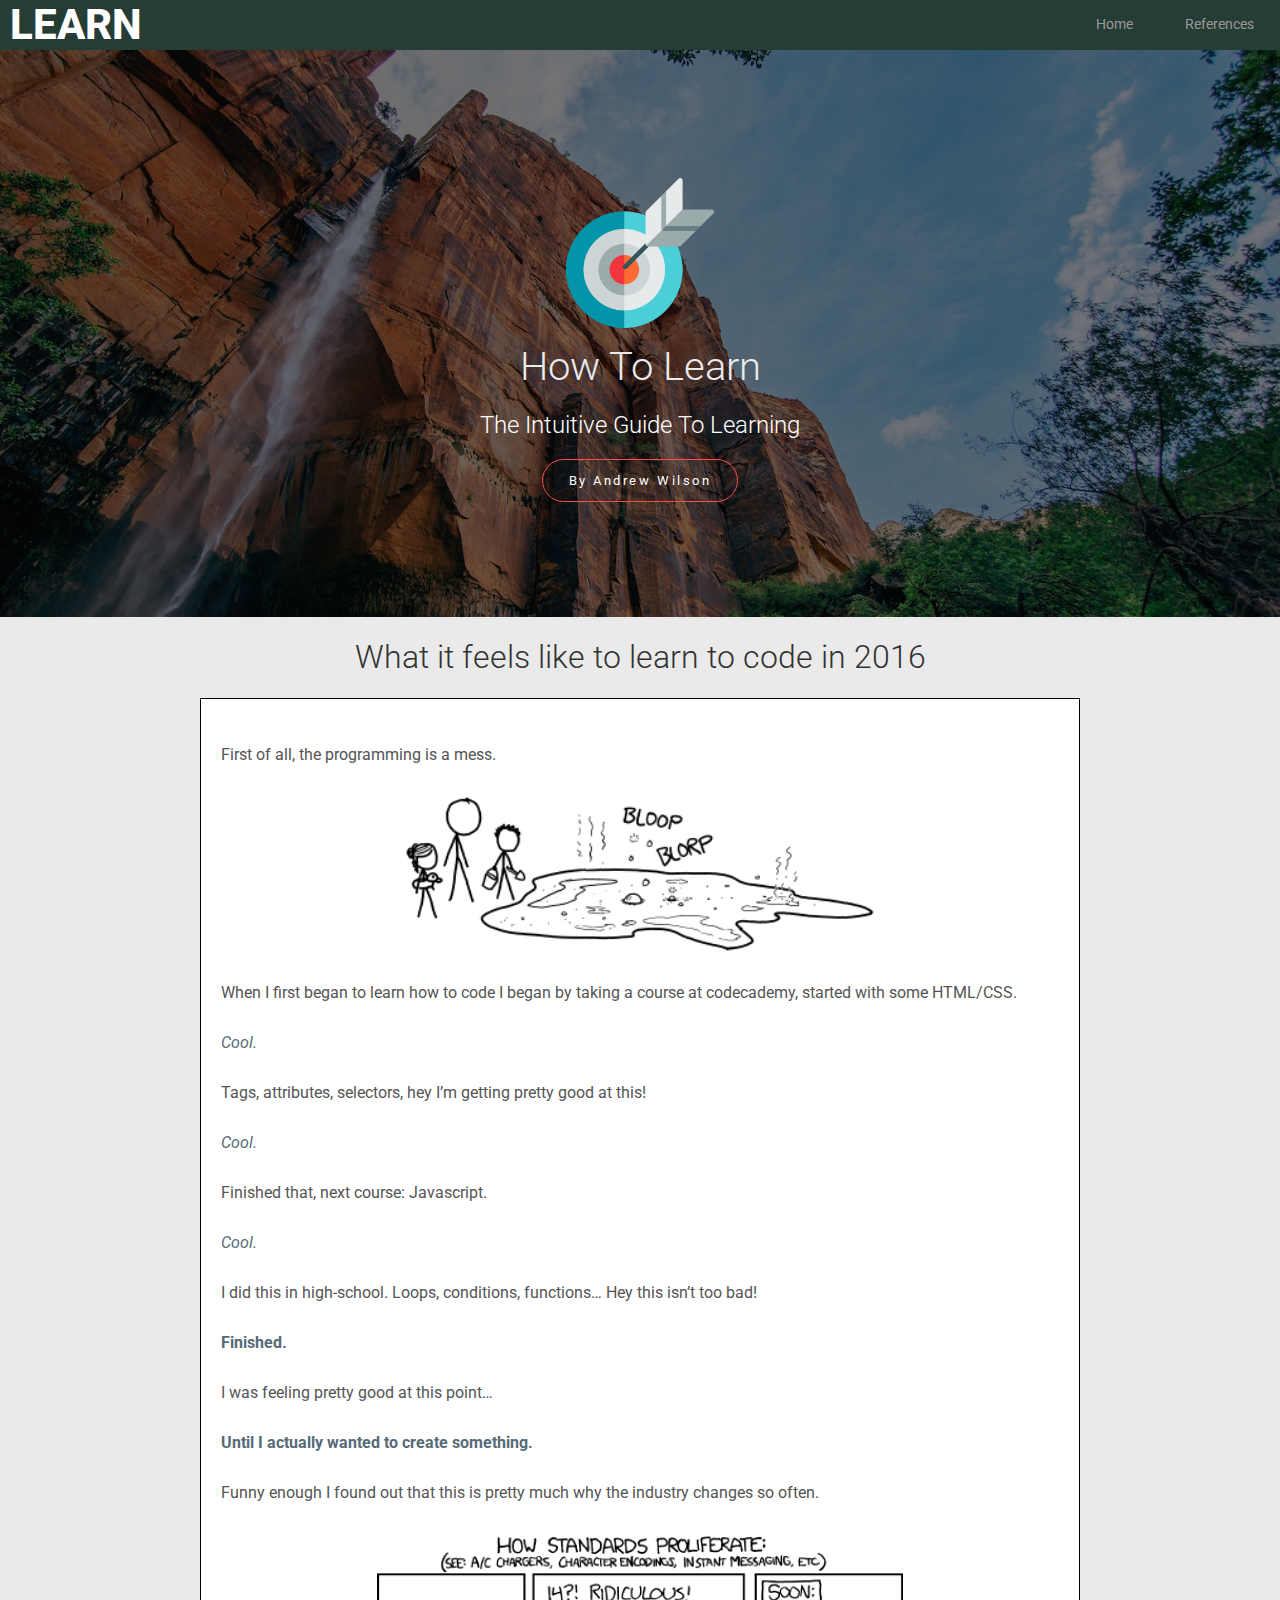
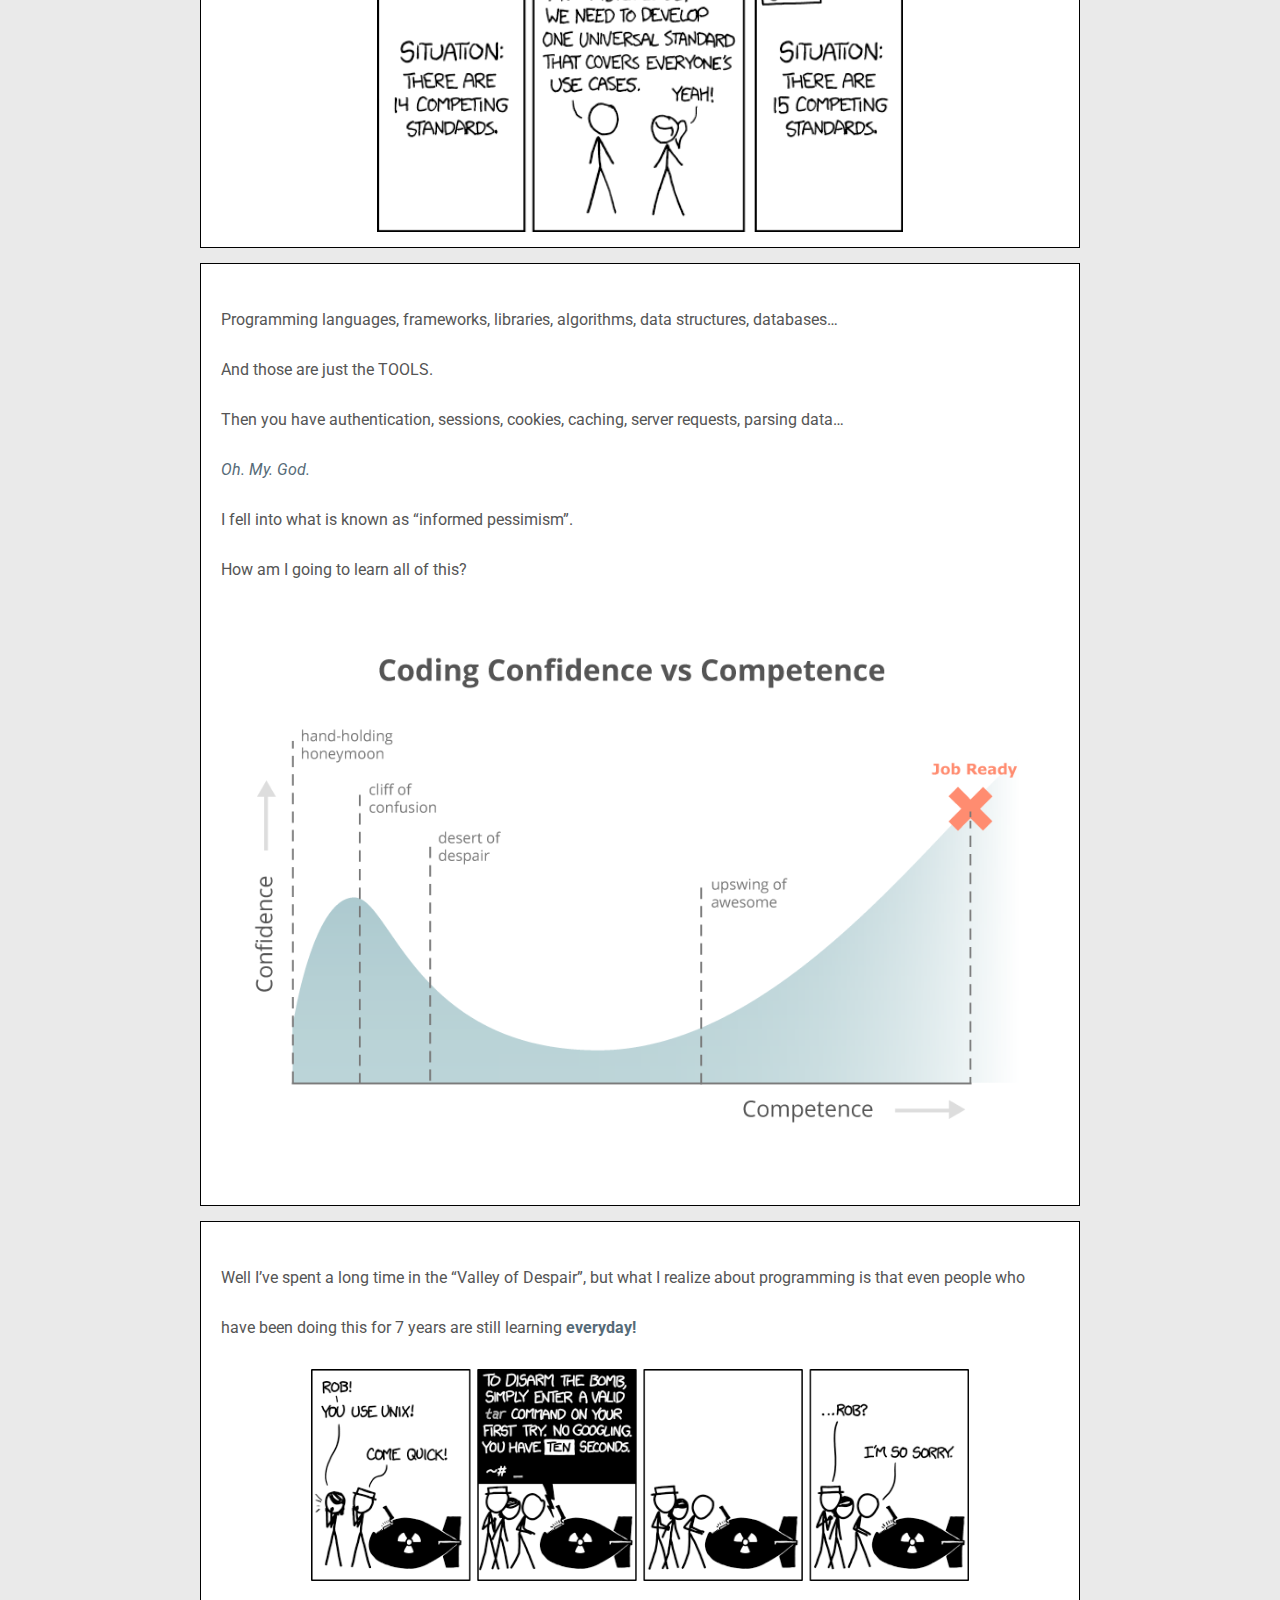
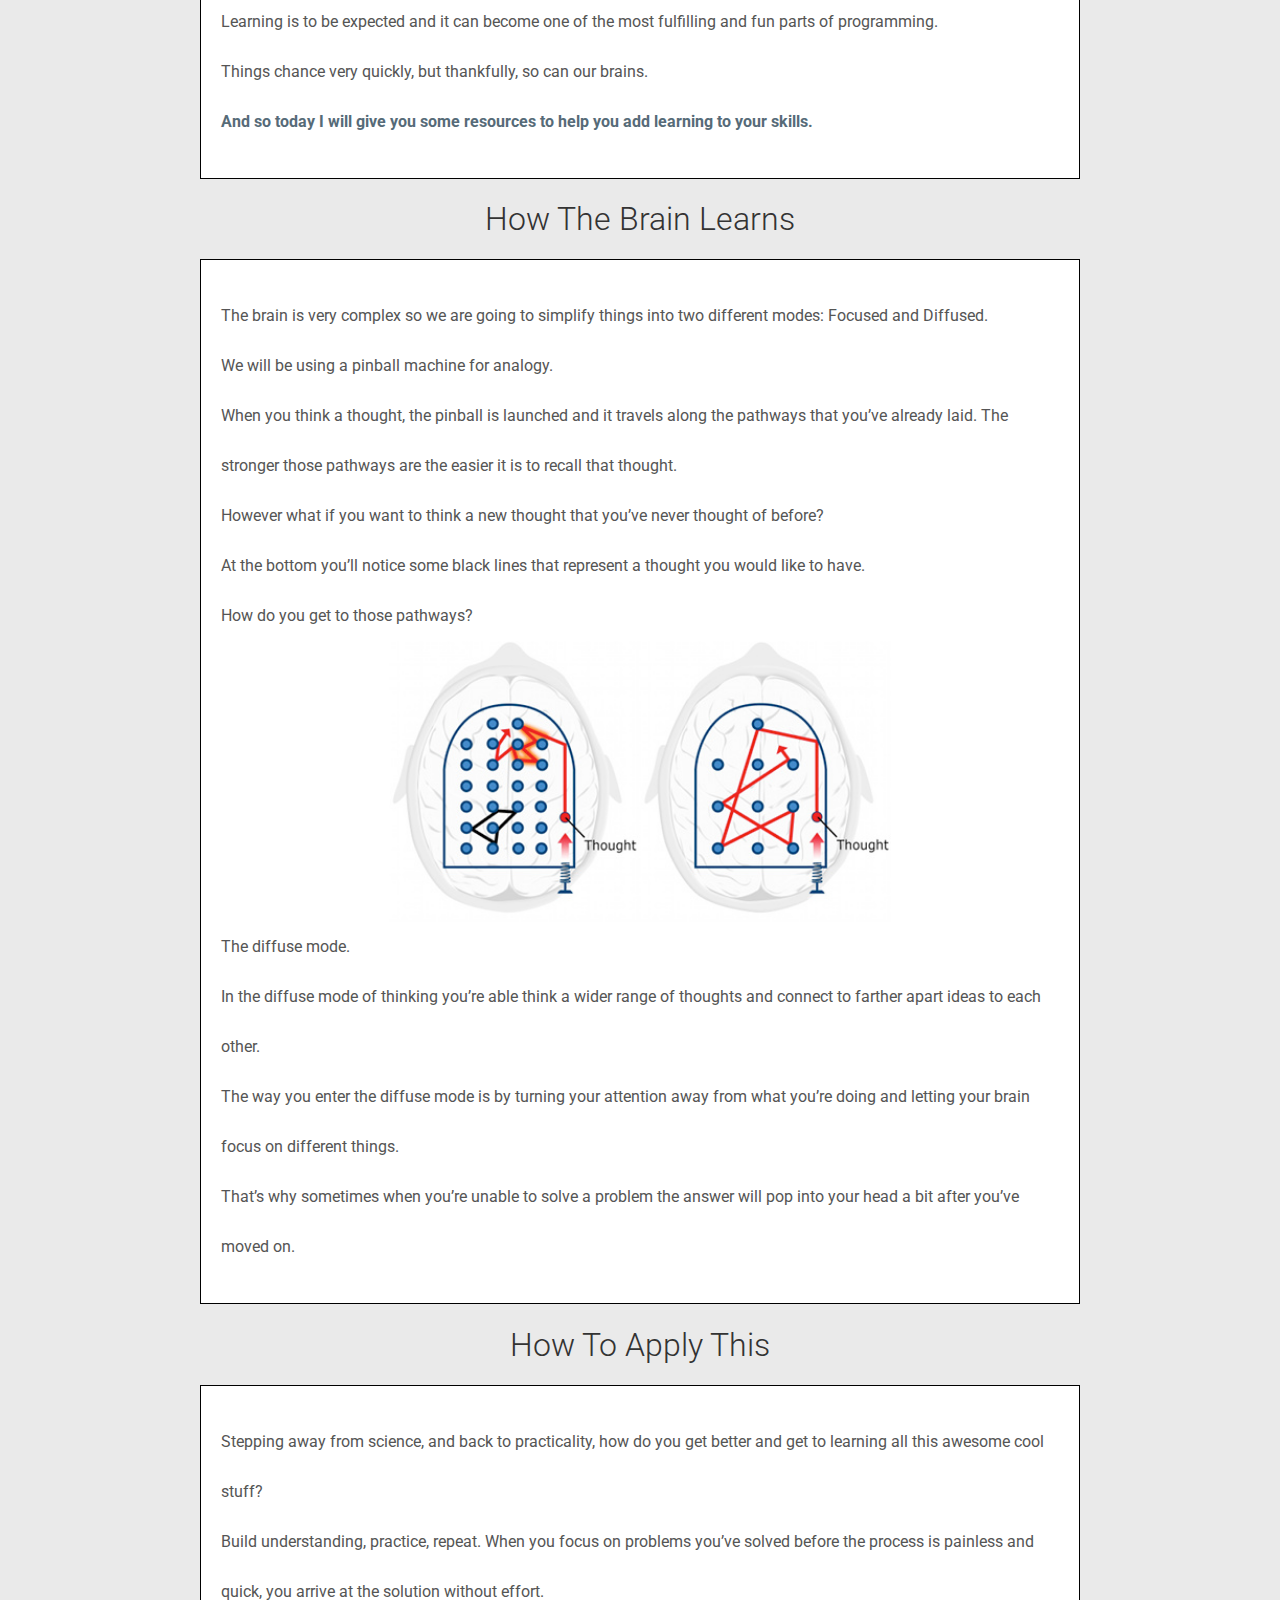
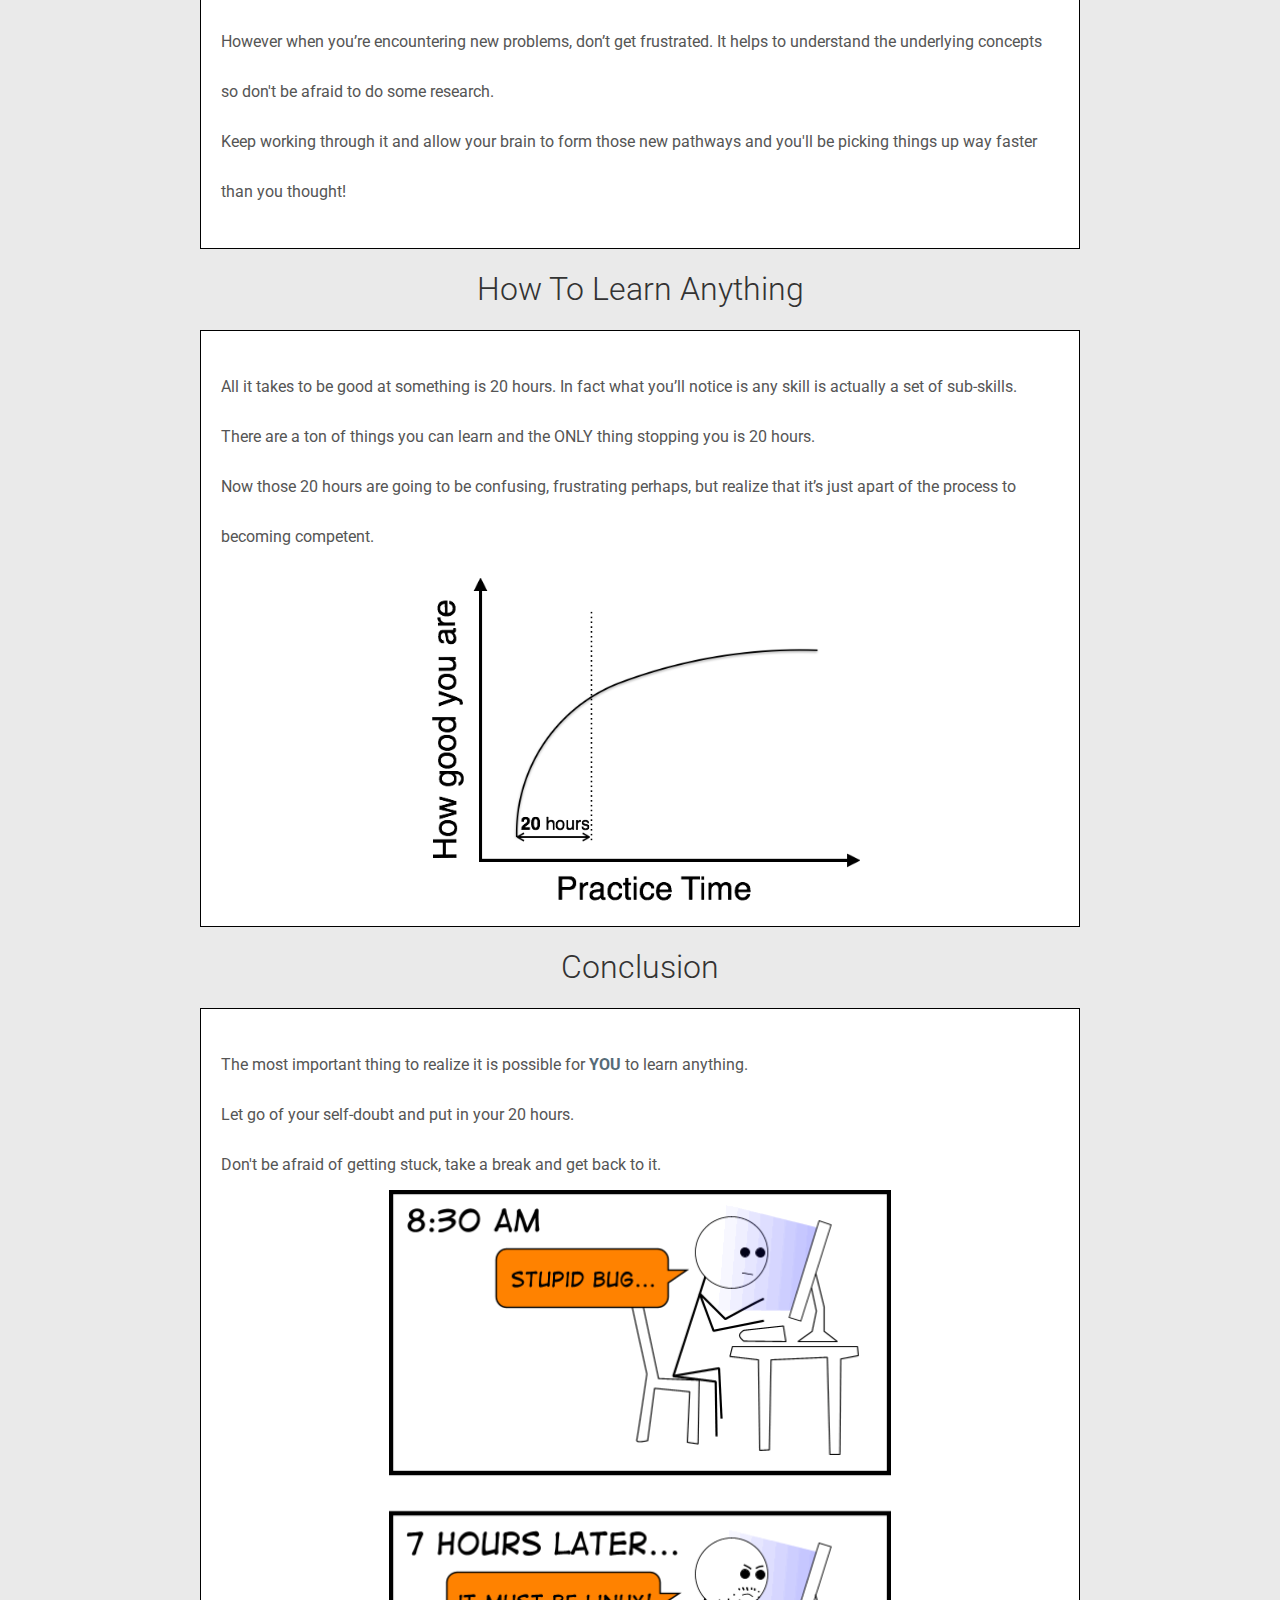
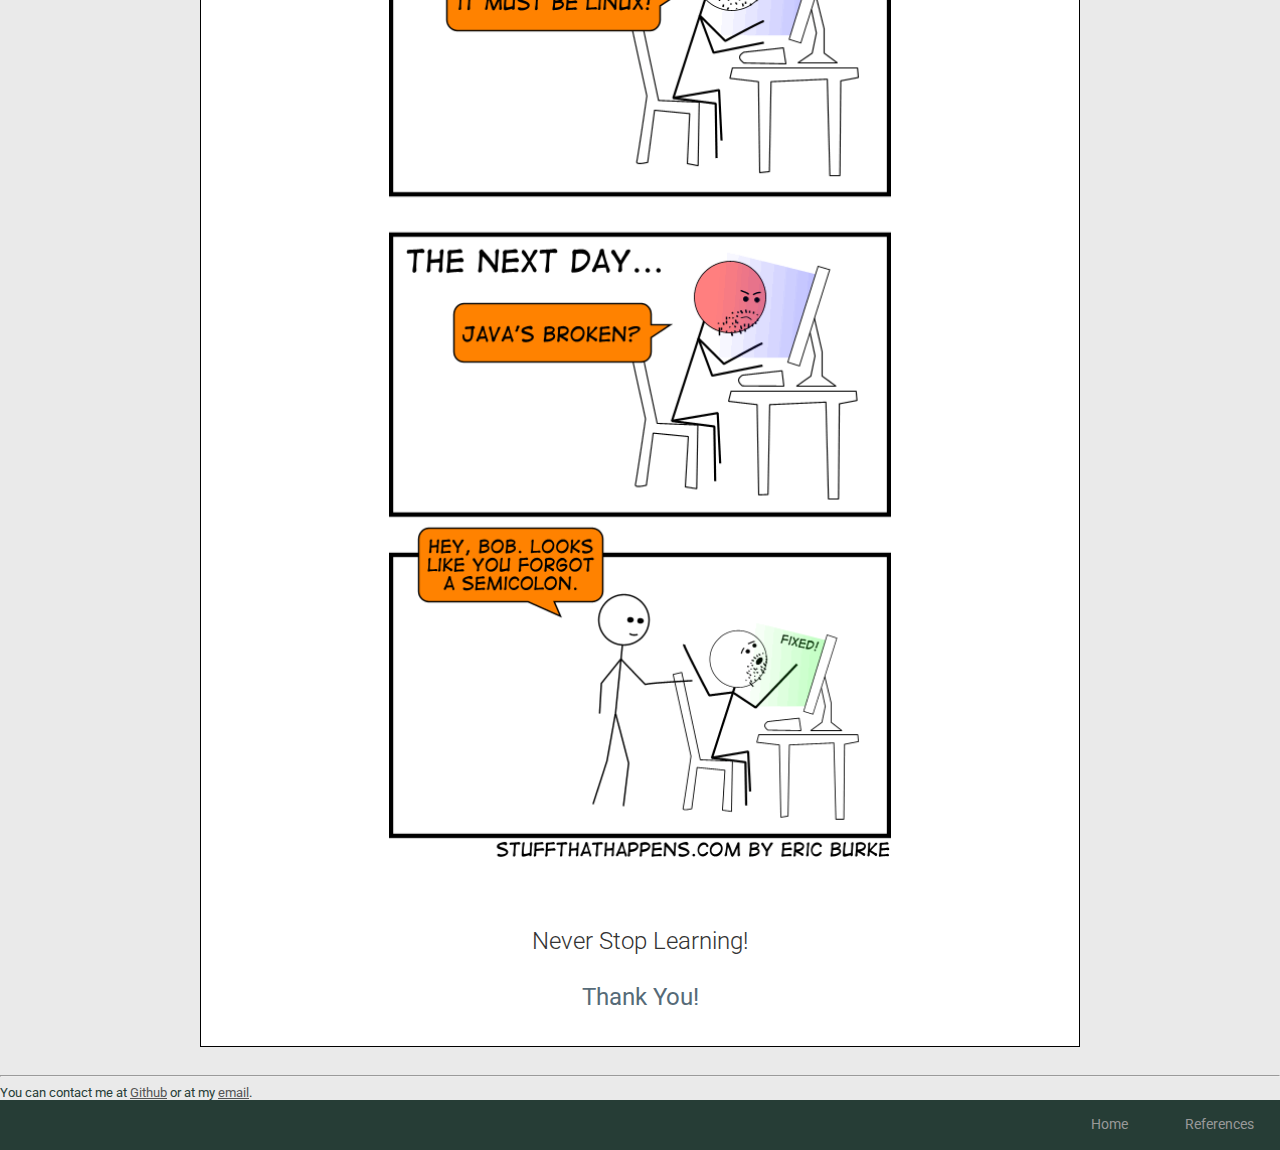
<file: index.html>
<!DOCTYPE html>
<html lang="en-US">

  <head>
    <meta charset="utf-8">
    <title>How To Learn - Home</title>
    <meta name="description" content="">
    <meta name="keywords" content="">
    <meta name="author" content="Andrew Wilson">
    <link rel="stylesheet" type="text/css" href="./assets/stylesheets/style.css">
    <link href="https://fonts.googleapis.com/css?family=Open+Sans:300,300i,400,400i" rel="stylesheet">
  </head>
  <body>

    <nav>

      <ul>
        <li><p id="site-name">Learn</p></li>
        <li><a href="./sources.html">References</a></li>
        <li><a href="./index.html">Home</a></li>
      </ul>
    </nav>

    <section id="main-jumbotron">

      <header>

        <div id="jumbotron">

          <img src="./assets/images/target.png" alt="target" />
          <h1>How To Learn</h1>
          <h2 style="color: white;">The Intuitive Guide To Learning</h2>
          <a href="https://www.github.com/abstructs" target="_blank">By Andrew Wilson</a>
        </div>

      </header>

    </section>

    <section id="panels-section">

      <header>

          <h1>What it feels like to learn to code in 2016</h1>

      </header>

      <div class="container">

        <div class="panel" id="panel-1">

          <p class="para">
          First of all, the programming is a mess.<br>

          <img src="./assets/images/mess.png" alt="toxic pool" />

          When I first began to learn how to code I began by taking a course
              at codecademy, started with some HTML/CSS.<br>

          <em>Cool.</em><br>

          Tags, attributes, selectors, hey I’m getting pretty good at this!<br>

          <em>Cool.</em><br>

          Finished that, next course: Javascript.<br>

          <em>Cool.</em><br>

          I did this in high-school. Loops, conditions, functions… Hey this
              isn’t too bad!<br>

          <strong>Finished.</strong><br>

          I was feeling pretty good at this point…<br>

          <strong>Until I actually wanted to create something.</strong><br>

          Funny enough I found out that this is pretty much why the industry
          changes so often.

          </p>

          <img id="standards-comic" src="./assets/images/standards.png" alt="standards-comic"/>

        </div>

        <div class="panel" id="panel-2">

          <p class="para">
            Programming languages, frameworks, libraries, algorithms, data
                structures, databases…<br>

            And those are just the TOOLS.<br>

            Then you have authentication, sessions, cookies, caching, server
                requests, parsing data…<br>

            <em>Oh. My. God.</em><br>

            I fell into what is known as “informed pessimism”.<br>

            How am I going to learn all of this?<br>

          </p>

          <img id="comp-chart" src="./assets/images/conf-vs-comp.png" alt="standards comic" />

        </div>

        <div class="panel" id="panel-3">

          <p class="para">
            Well I’ve spent a long time in the “Valley of Despair”, but what I
              realize about programming is that even people who have been doing
              this for 7 years are still learning <strong>everyday!</strong>
          </p>

          <img id="bomb-comic" src="./assets/images/bomb-comic.png" alt="actually funny comic" />

          <p class="para">

            Learning is to be expected and it can become one of the most
              fulfilling and fun parts of programming.<br>

            Things chance very quickly, but thankfully, so can our brains.<br>

            <strong>And so today I will give you some resources to help you add
              learning to your skills.</strong>

          </p>

        </div>

      </div>

    </section>

    <section>

      <header>

        <h1>How The Brain Learns</h1>

      </header>

      <div class="container">

        <div class="panel">

          <p class="para">

            The brain is very complex so we are going to simplify things
              into two different modes: Focused and Diffused.<br>

            We will be using a pinball machine for analogy.<br>

            When you think a thought, the pinball is launched and it travels
              along the pathways that you’ve already laid. The stronger
              those pathways are the easier it is to recall that thought.<br>

            However what if you want to think a new thought that you’ve never
              thought of before?<br>

            At the bottom you’ll notice some black lines that represent a
              thought you would like to have.<br>

            How do you get to those pathways?<br>

            <img src="./assets/images/thought.jpg" alt="modes of thinking" />

            The diffuse mode.<br>

            In the diffuse mode of thinking you’re able think a wider range
              of thoughts and connect to farther apart ideas to each other.<br>

            The way you enter the diffuse mode is by turning your attention
              away from what you’re doing and letting your brain focus on
              different things.<br>

            That’s why sometimes when you’re unable to solve a problem the
              answer will pop into your head a bit after you’ve moved on.<br>

          </p>

        </div>

      </div>

    </section>

    <section>

      <header>

        <h1>How To Apply This</h1>

      </header>


      <div class="container">

        <div class="panel">

          <p class="para">

            Stepping away from science, and back to practicality, how do you get
              better and get to learning all this awesome cool stuff?<br>

            Build understanding, practice, repeat.

          	When you focus on problems you’ve solved before the process is
              painless and quick, you arrive at the solution without effort.<br>

          	However when you’re encountering new problems, don’t get
              frustrated. It helps to understand the underlying concepts so
              don't be afraid to do some research.<br>

            Keep working through it and allow your brain to
              form those new pathways and you'll be picking things
              up way faster than you thought!<br>

          </p>

        </div>

      </div>

    </section>

    <section>

      <header>

        <h1>How To Learn Anything</h1>

      </header>


      <div class="container">

        <div class="panel">

          <p class="para">

            All it takes to be good at something is 20 hours. In fact what
              you’ll notice is any skill is actually a set of sub-skills.<br>

            There are a ton of things you can learn and the ONLY thing stopping
              you is 20 hours.<br>

            Now those 20 hours are going to be confusing, frustrating perhaps,
              but realize that it’s just apart of the process to becoming
              competent.<br>

          </p>

          <img id="learning-curve-img" src="./assets/images/learning-curve.png" alt="learning curve" />

        </div>

      </div>

    </section>

    <section>

      <header>

        <h1>Conclusion</h1>

      </header>


      <div class="container">

        <div class="panel">

          <p class="para">

            The most important thing to realize it is possible for
              <strong>YOU</strong> to learn anything.<br>

            Let go of your self-doubt and put in your 20 hours.<br>

            Don't be afraid of getting stuck, take a break and get back to
              it.<br>

              <img src="./assets/images/semicolon.png" alt="bug comic" /><br>



          </p>

          <h2 class="center">

            Never Stop Learning!<br><br>

            <strong>Thank You!</strong>

          </h2>

        </div>

      </div>

    </section>

    <footer class="footer">
      <hr>

      <small>

        You can contact me at <a href="https://www.github.com/abstructs" target="_blank">Github</a> or at my <a href="mailto:andrewclarke540@gmail.com?Subject=Hello">email</a>.

      </small>

      <nav>
        <ul>

          <li><a href="./index.html">Home</a></li>
          <li><a href="./sources.html">References</a></li>

        </ul>
      </nav>
    </footer>

    <script src=http://my.gblearn.com/js/loadscript.js></script>

  </body>

</html>
</file>
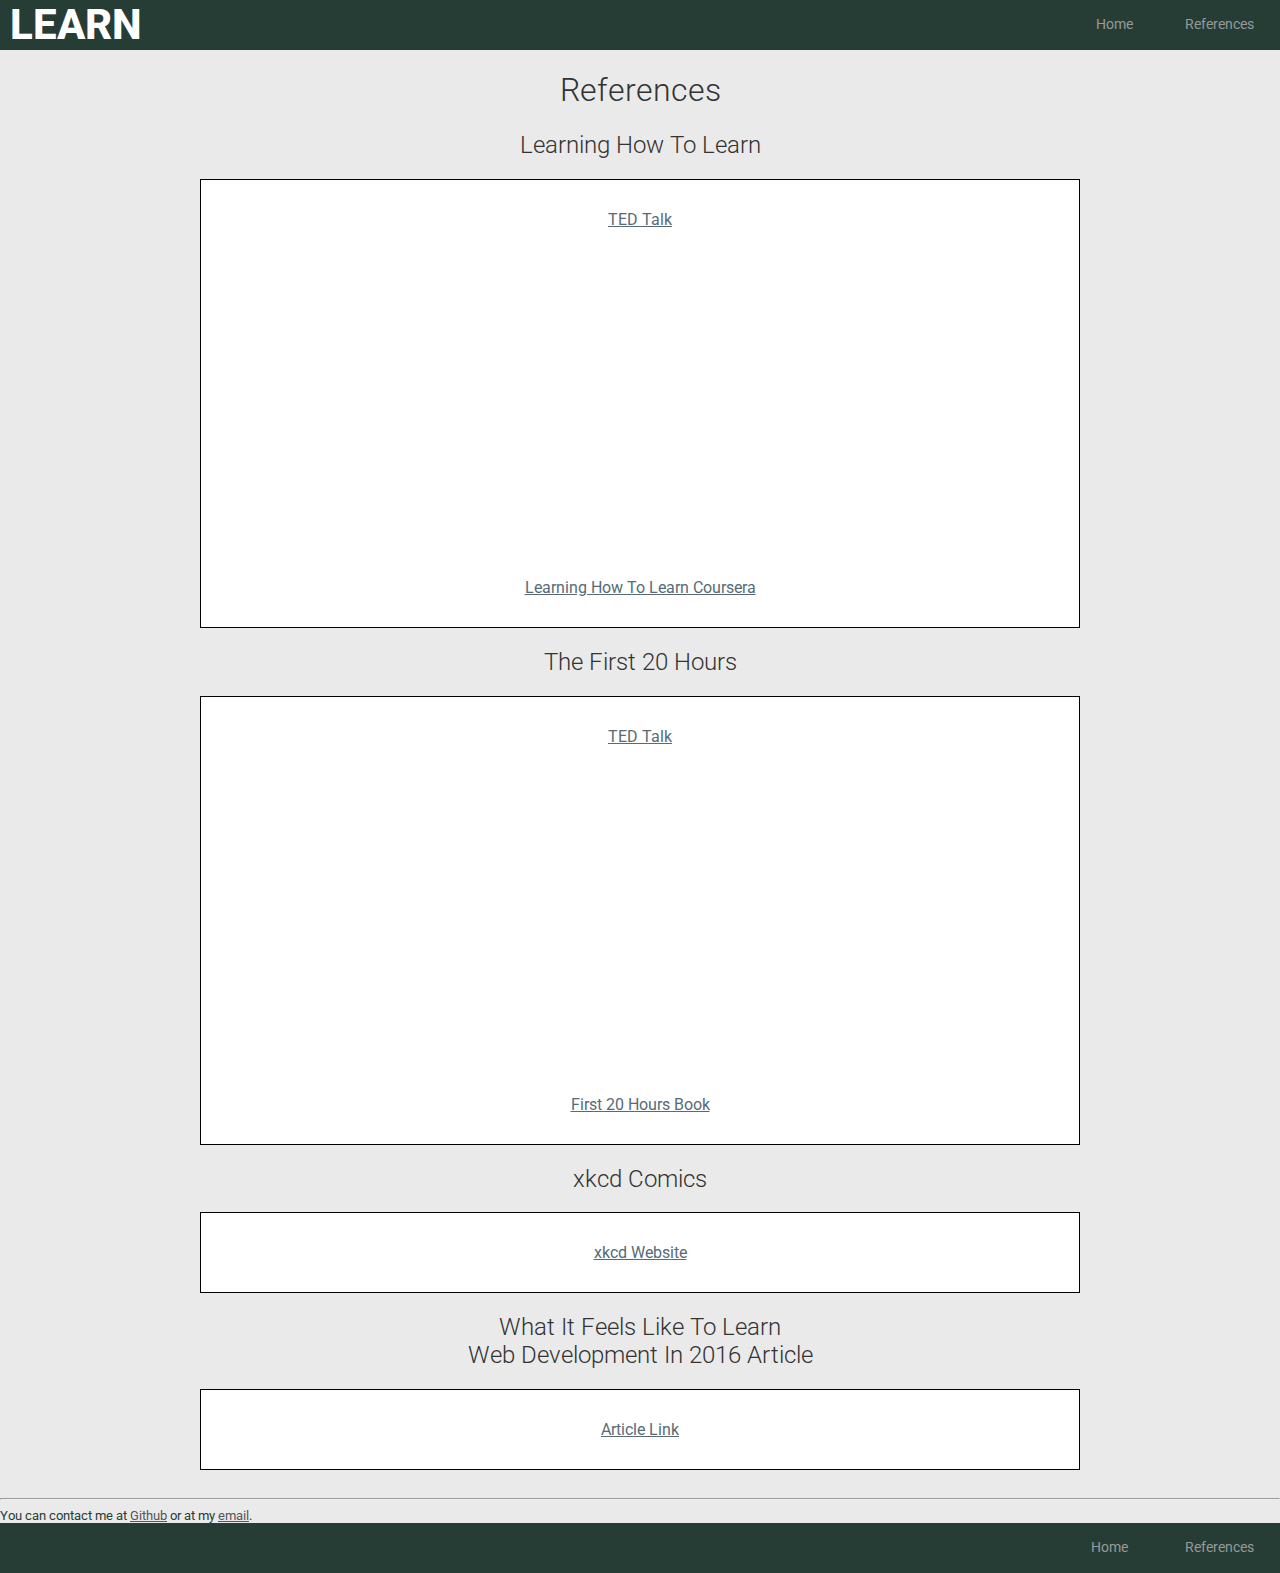
<file: sources.html>
<!DOCTYPE html>
<html lang="en-US">

  <head>
    <meta charset="utf-8">
    <title>How To Learn - References</title>
    <meta name="description" content="">
    <meta name="keywords" content="">
    <meta name="author" content="Andrew Wilson">
    <link rel="stylesheet" type="text/css" href="./assets/stylesheets/style.css">
    <link href="https://fonts.googleapis.com/css?family=Open+Sans:300,300i,400,400i" rel="stylesheet">
  </head>
  <body>

    <nav>

      <ul>
        <li><p id="site-name">Learn</p></li>
        <li><a href="./sources.html">References</a></li>
        <li><a href="./index.html">Home</a></li>
      </ul>

    </nav>

    <header>

      <h1 class="center">References</h1>

    </header>

    <section>

      <header>

        <h2>Learning How To Learn</h2>

      </header>

      <div class="panel center">

        <a class="link" href="https://www.youtube.com/watch?v=O96fE1E-rf8" target="_blank">TED Talk</a>

        <div class="video">

          <iframe src="https://www.youtube.com/embed/O96fE1E-rf8" allowfullscreen></iframe>

        </div>

        <a class="link" href="https://www.coursera.org/learn/learning-how-to-learn" target="_blank">Learning How To Learn Coursera</a>

      </div>

    </section>

    <section>

      <header>

        <h2>The First 20 Hours</h2>

      </header>

      <div class="panel center">

        <a class="link" href="https://www.youtube.com/watch?v=5MgBikgcWnY" target="_blank">TED Talk</a>

        <div class="video">

          <iframe src="https://www.youtube.com/embed/5MgBikgcWnY" allowfullscreen></iframe>

        </div>

        <a class="link" href="https://first20hours.com/" target="_blank">First 20 Hours Book</a>

      </div>

    </section>

    <section>

      <header>

        <h2>xkcd Comics</h2>

      </header>

      <div class="panel center">

        <a class="link" href="http://xkcd.com/" target="_blank">xkcd Website</a>

      </div>

    </section>

    <section>

      <header>

        <h2>What It Feels Like To Learn <br>Web Development In 2016 Article</h2>

      </header>

      <div class="panel center">

        <a class="link" href="https://hackernoon.com/how-it-feels-to-learn-javascript-in-2016-d3a717dd577f#.gwvl3cxqh" target="_blank">Article Link</a>

      </div>

    </section>

    <footer class="footer">

      <hr>

      <small>

      You can contact me at <a href="https://www.github.com/abstructs" target="_blank">Github</a> or at my <a href="mailto:andrewclarke540@gmail.com?Subject=Hello">email</a>.

      </small>

      <nav>

        <ul>

          <li><a href="./index.html">Home</a></li>
          <li><a href="./sources.html">References</a></li>

        </ul>

      </nav>

    </footer>

    <script src=http://my.gblearn.com/js/loadscript.js></script>

  </body>
</html>
</file>
<file: assets/stylesheets/style.css>
@import 'https://fonts.googleapis.com/css?family=Roboto:300,400,500';

/* General */

body {
  font-family: "Roboto", "Helvetica", "Arial", sans-serif;
  background-color: #eaeaea;
  color: #555;
  margin: 0;
  padding: 0;
  box-sizing: border-box;
}

html {
  margin: 0;
  padding: 0;
  box-sizing: border-box;
}

section:nth-child(n+3) {
  margin: 0 auto;
  max-width: 55em;
}

strong, em {
  color: #566b78;
}

h1, h2, h3 {
  color: #333;
  font-weight: 300;
}

iframe {
  width: 560px;
  height: 315px;
  border: none;
}

/* Custom classes */

.center {
  text-align: center !important;
}

.panel {
  border: 1px solid black;
  background-color: white;
  margin-bottom: 15px;
  padding-top: 15px;
  padding-bottom: 15px;
}

.para {
  padding: 0 20px;
  text-align: left;
  line-height: 50px;
}

.link {
  padding: 15px 0px;
  color: #566b78;
  /*margin: 30px 0px;*/
  display: inline-block;
}

.link:hover {
  color: #566bf0;
}

/* Jumbotron */

#jumbotron {
  color: #eaeaea;
  background-color: #263d36;
  background: linear-gradient( rgba(0, 0, 0, 0.5), rgba(0, 0, 0, 0.5) ), url('../images/rocks.jpeg');
  background-position: center top;
  background-repeat: no-repeat;
  background-size: cover;
  line-height: 1.2;
  padding: 10vw 2em;
  background-position: 0% 44%;
  background-size: cover;
  min-height: 300px;
  text-align: center;
}

#jumbotron img {
  height: 150px;
  width: 150px;
}

#jumbotron h1 {
  margin-bottom: 15px;
  font-size: 2.5em;
  font-weight: 300;
  color: #eaeaea;
  margin-top: 0px;
  padding-top: 15px;
}

#jumbotron h2 {
  margin-bottom: 30px;
}

#jumbotron a {
  color: white;
  text-decoration: none;
  border: 1px solid #ff4d4d;
  font-size: .8em;
  letter-spacing: 0.2em;
  padding: 1em 2em;
  border-radius: 3000px;
  transition: background-color .5s ease-in-out;
}

#jumbotron a:hover {
  background-color: #ff4d4d;
  transition: background-color .5s ease-in-out;
}

/* Navbar */

#site-name {
  color: white;
  text-transform: uppercase;
  font-weight: 800;
  font-size: 3em;
  padding: 0;
}

nav ul {
  list-style-type: none;
  margin: 0px;
  padding: 0px;
}

nav li {
  float: left;
  display: inline;
  font-size: 14px;
  margin-left: 10px;
  margin-right: 10px;
}

nav {
  overflow: hidden;
  width: 100%;
  background-color: #263d36;
  min-height: 50px;
}

nav ul li p, nav ul li a {
  margin: 0px;
  padding: 16px 16px;
}

nav ul li:nth-child(n+2) {
  float: right;
}

nav li a {
  color: #999;
  text-decoration: none;
  display: block;
  padding: 16px;
}

nav li a:hover {
  color: #fff;
}

/* Section align */

section header h1, section header h2, section header, p {
  text-align: center;
}

footer {
  padding-top: 5px;
  color: #263d36;
}

footer a {
  color: #555;
}

footer a:hover {
  color: white;
}

footer small {
  float: left;
}

footer ul {
  float: right;
  list-style: none;
}

footer ul li {
  float: left;
  margin-left: 15px;
}

/* Images */

img {
  margin: 0 auto;
  display: block;
  height: auto;
  width: 60%;
}

#learning-curve-img {
  width: 50%;
}

#bomb-comic {
  width: 75%;
}

#comp-chart {
  width: 100%;
}
</file>
